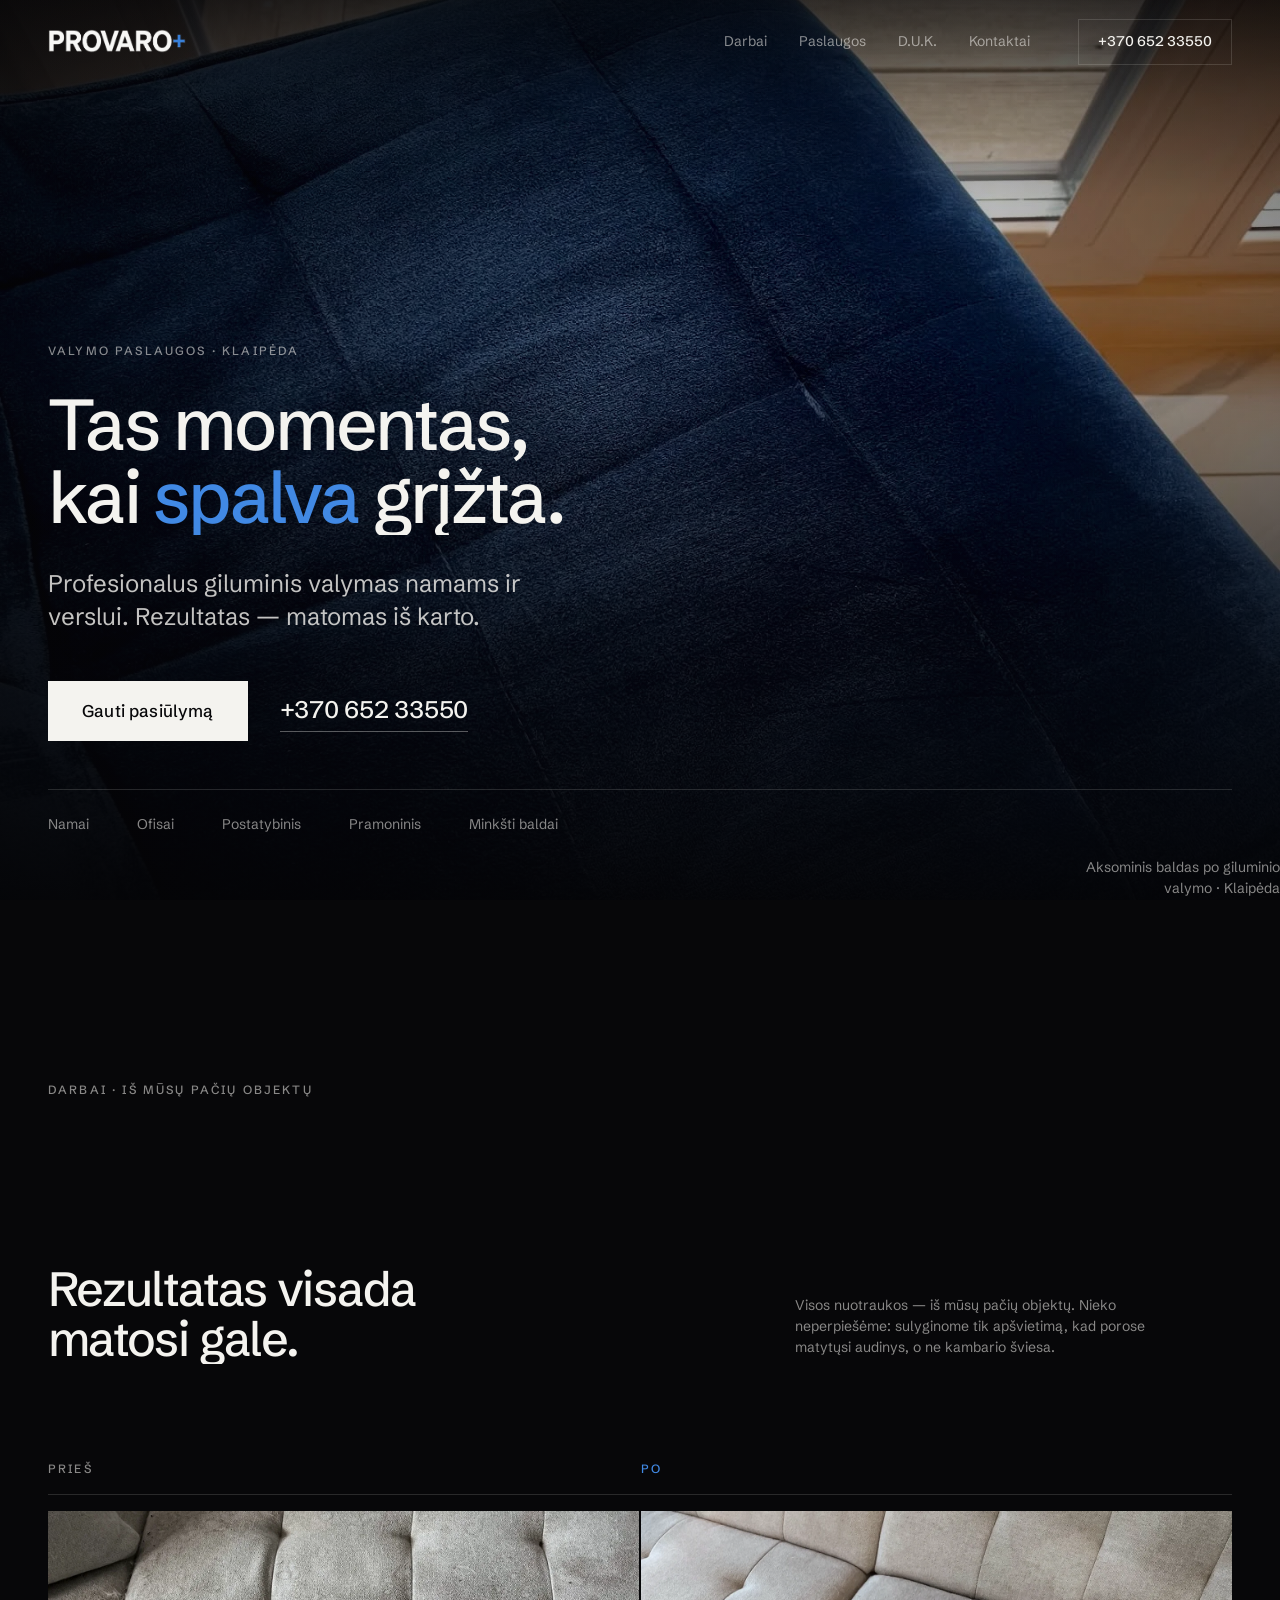
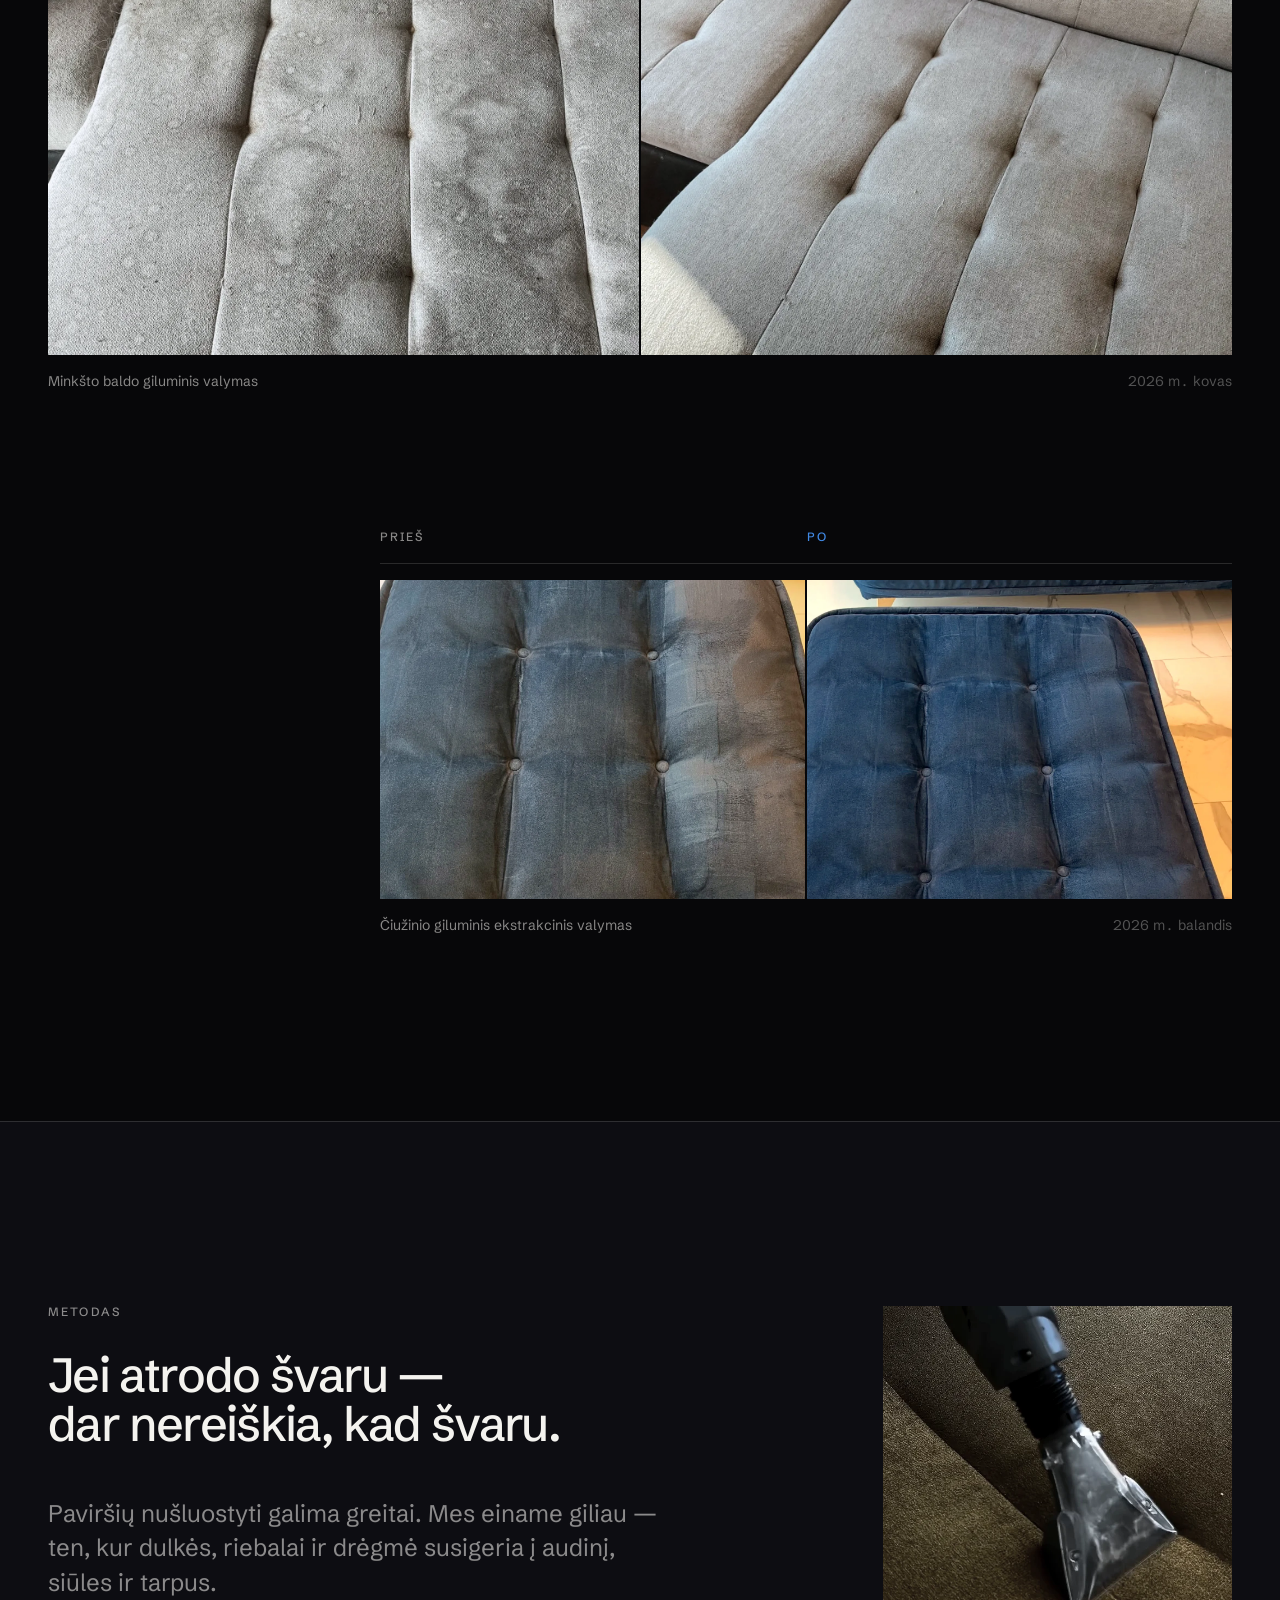
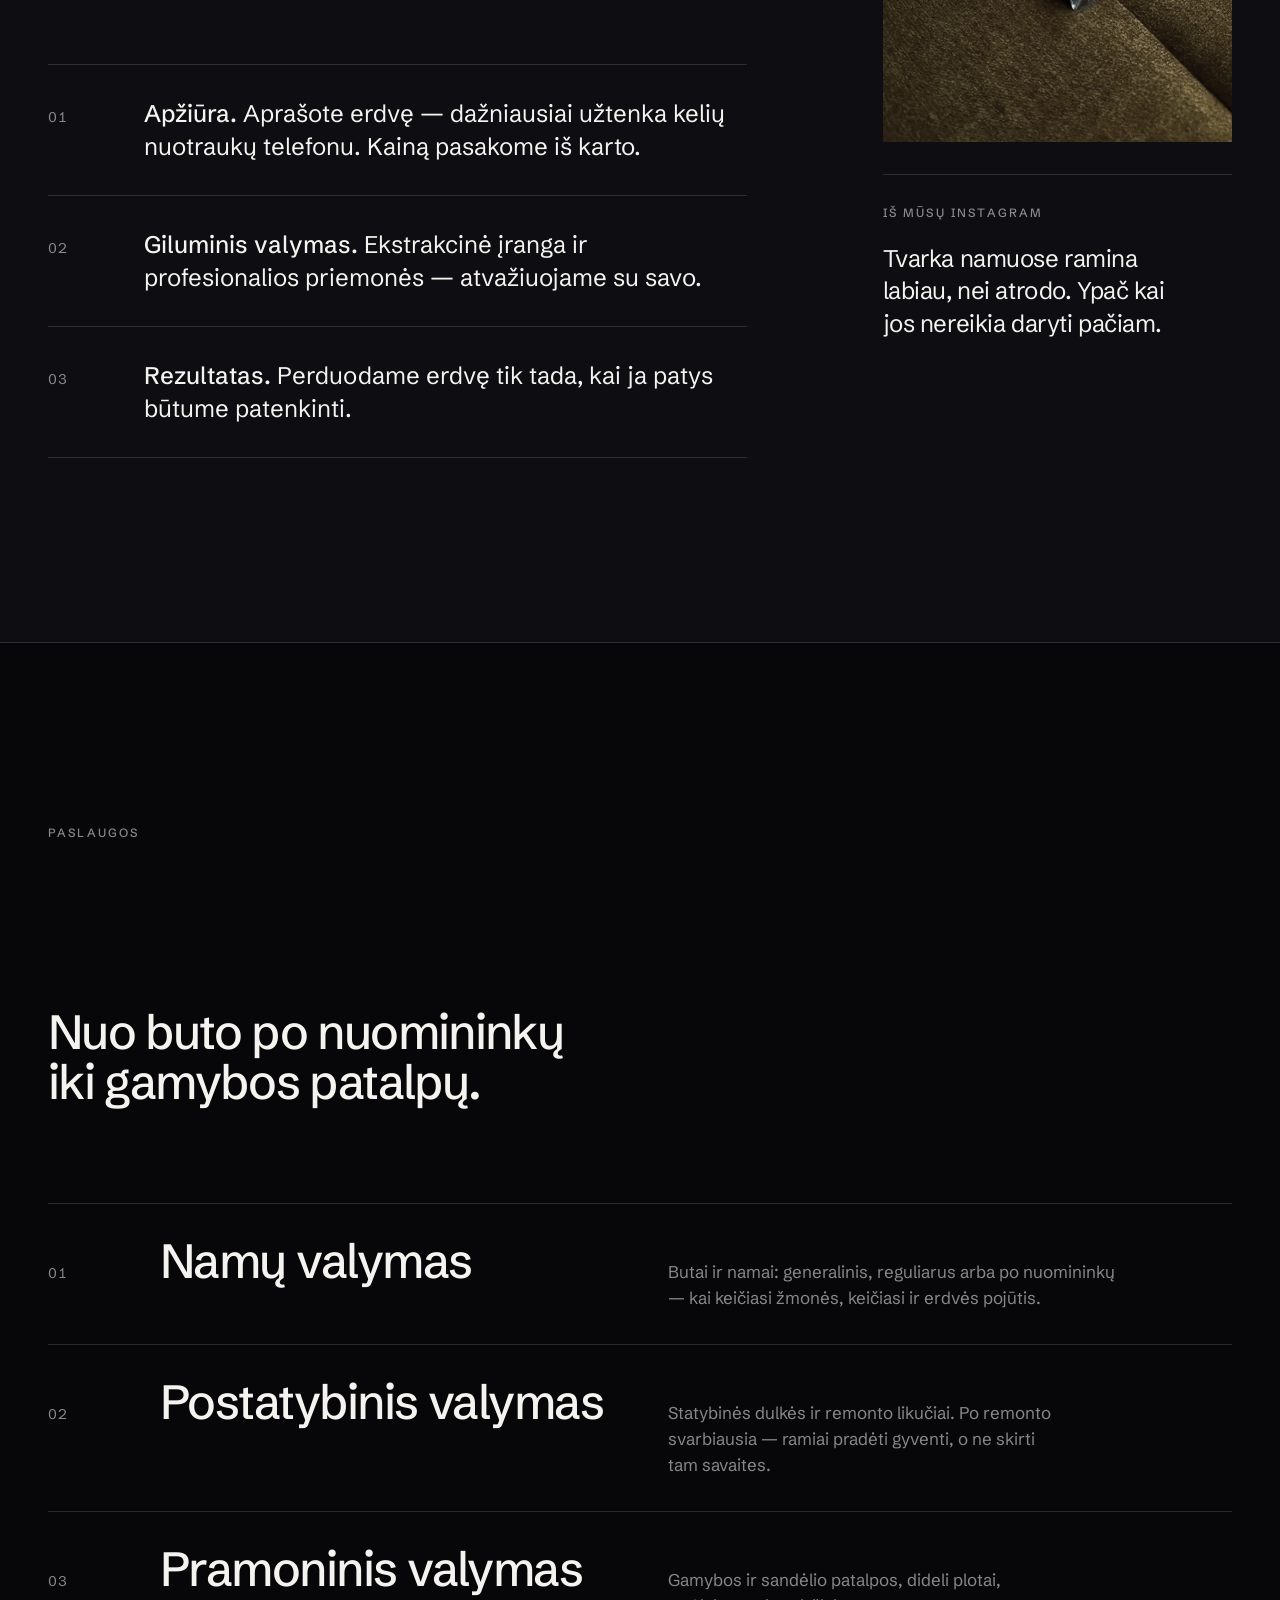
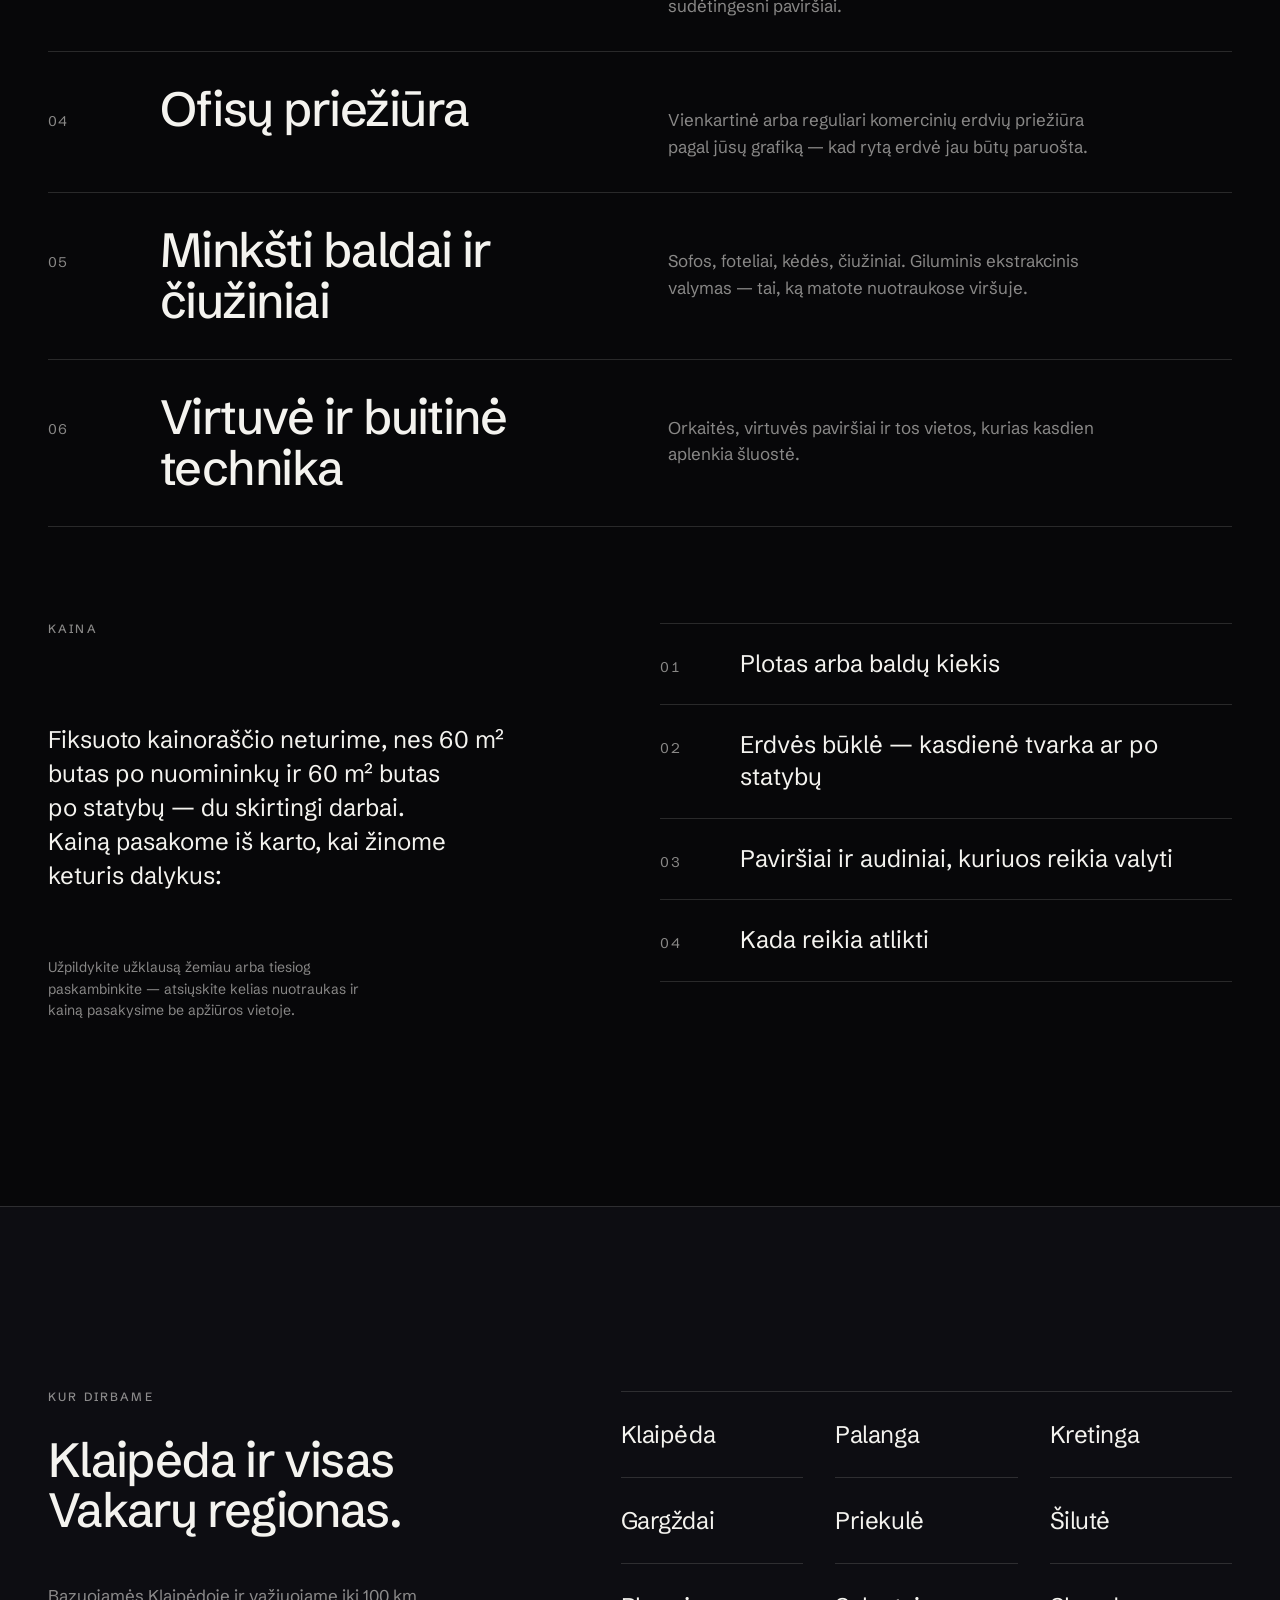
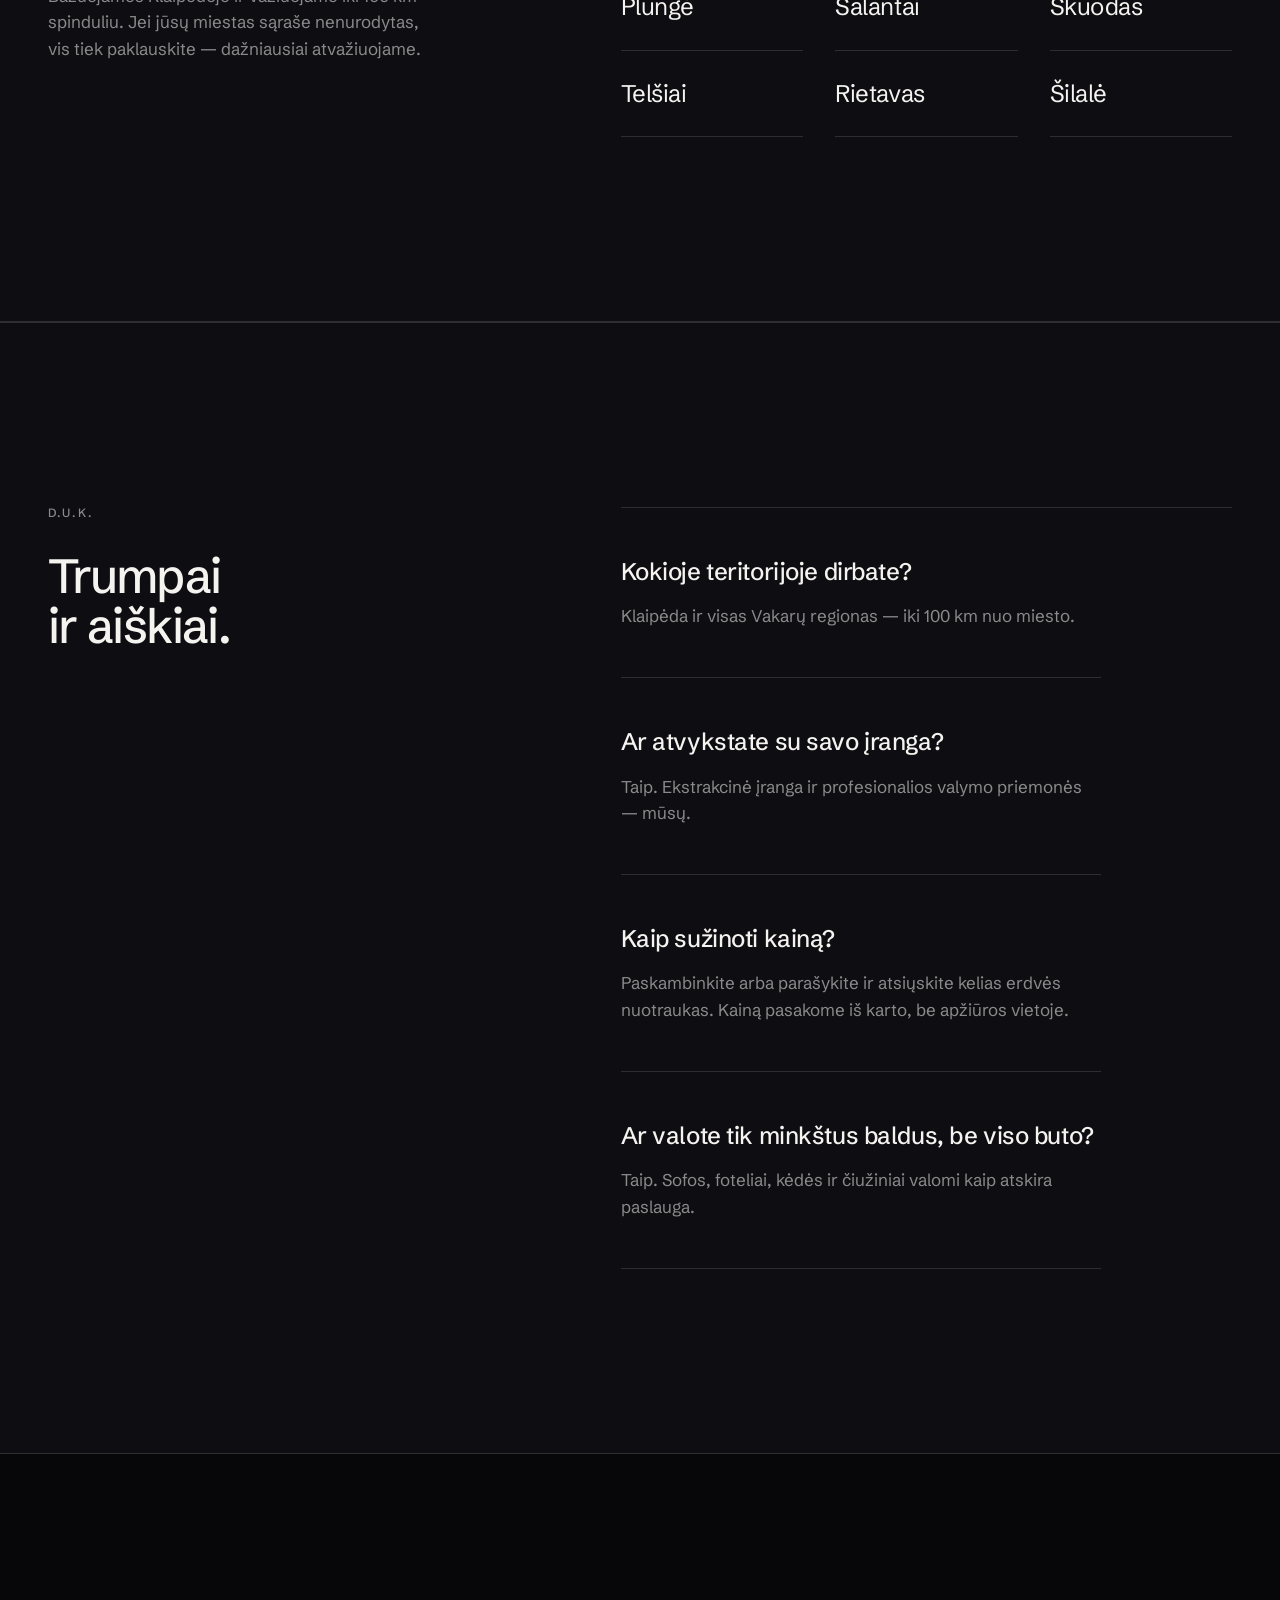
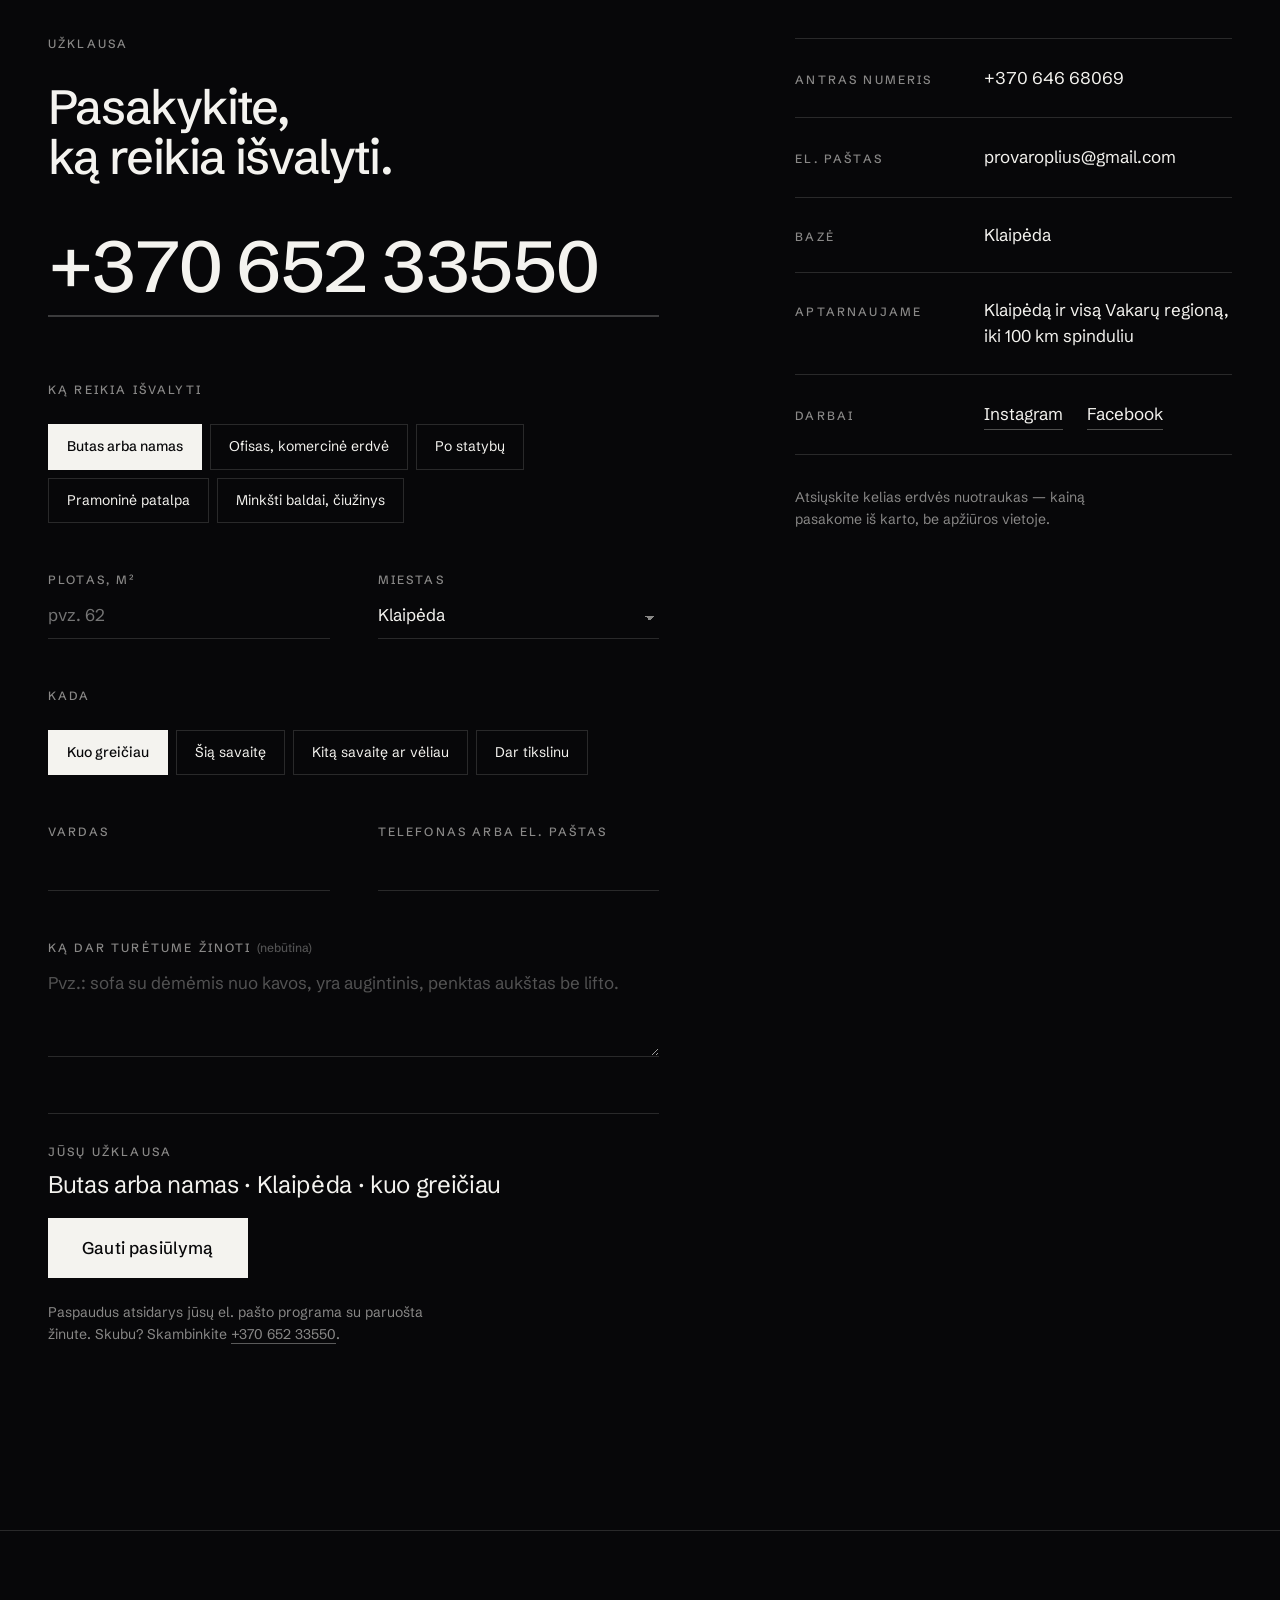
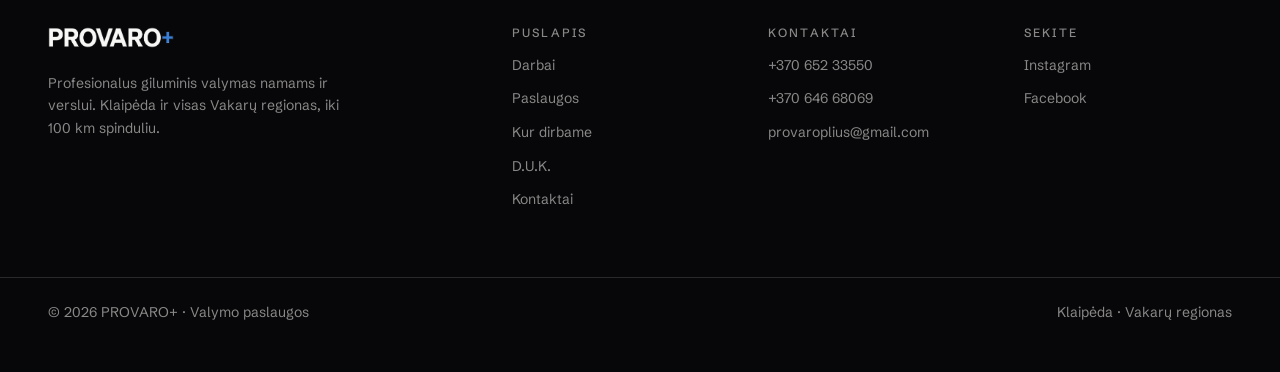
<file: index.html>
<!doctype html>
<html lang="lt">
<head>
<meta charset="utf-8">
<meta name="viewport" content="width=device-width, initial-scale=1">
<title>PROVARO+ — profesionalus valymas Klaipėdoje ir Vakarų regione</title>
<meta name="description" content="Namų, postatybinis ir pramoninis valymas, ofisų ir komercinių erdvių priežiūra. Minkštų baldų bei čiužinių giluminis valymas. Klaipėda ir visas Vakarų regionas, iki 100 km. Tel. +370 652 33550.">
<link rel="canonical" href="https://provaroplius.lt/">
<meta name="theme-color" content="#070709">
<meta property="og:type" content="website">
<meta property="og:locale" content="lt_LT">
<meta property="og:title" content="PROVARO+ — profesionalus valymas Klaipėdoje ir Vakarų regione">
<meta property="og:description" content="Namų, postatybinis ir pramoninis valymas. Minkštų baldų giluminis valymas. Klaipėda ir visas Vakarų regionas.">
<meta property="og:image" content="https://provaroplius.lt/og.jpg">
<meta name="twitter:card" content="summary_large_image">
<link rel="icon" href="/favicon.ico" sizes="any">
<link rel="icon" href="/favicon-512.png" type="image/png">
<link rel="apple-touch-icon" href="/favicon-180.png">
<link rel="preconnect" href="https://fonts.googleapis.com">
<link rel="preconnect" href="https://fonts.gstatic.com" crossorigin>
<link href="https://fonts.googleapis.com/css2?family=Schibsted+Grotesk:wght@400;500&display=swap" rel="stylesheet">
<link rel="preload" as="image" href="/assets/img/hero-full.webp" fetchpriority="high">
<link rel="stylesheet" href="/styles.css">
<script type="application/ld+json">
{
  "@context": "https://schema.org",
  "@graph": [
    {
      "@type": "HomeAndConstructionBusiness",
      "@id": "https://provaroplius.lt/#business",
      "additionalType": "https://schema.org/ProfessionalService",
      "name": "PROVARO+",
      "alternateName": "Provaro Plius",
      "description": "Profesionalios valymo paslaugos namams ir verslui: namų, postatybinis ir pramoninis valymas, ofisų priežiūra, minkštų baldų ir čiužinių giluminis valymas.",
      "url": "https://provaroplius.lt/",
      "telephone": "+37065233550",
      "email": "provaroplius@gmail.com",
      "image": "https://provaroplius.lt/og.jpg",
      "priceRange": "$$",
      "address": { "@type": "PostalAddress", "addressLocality": "Klaipėda", "addressRegion": "Klaipėdos apskritis", "addressCountry": "LT" },
      "areaServed": [
        { "@type": "GeoCircle", "geoMidpoint": { "@type": "GeoCoordinates", "latitude": 55.7033, "longitude": 21.1443 }, "geoRadius": 100000 },
        { "@type": "City", "name": "Klaipėda" }, { "@type": "City", "name": "Palanga" },
        { "@type": "City", "name": "Kretinga" }, { "@type": "City", "name": "Gargždai" },
        { "@type": "City", "name": "Priekulė" }, { "@type": "City", "name": "Šilutė" },
        { "@type": "City", "name": "Plungė" }, { "@type": "City", "name": "Salantai" },
        { "@type": "City", "name": "Skuodas" }, { "@type": "City", "name": "Telšiai" },
        { "@type": "City", "name": "Rietavas" }, { "@type": "City", "name": "Šilalė" }
      ],
      "hasOfferCatalog": {
        "@type": "OfferCatalog",
        "name": "Valymo paslaugos",
        "itemListElement": [
          { "@type": "Offer", "itemOffered": { "@type": "Service", "name": "Namų valymas", "description": "Butai ir namai: generalinis, reguliarus arba po nuomininkų." } },
          { "@type": "Offer", "itemOffered": { "@type": "Service", "name": "Postatybinis valymas", "description": "Statybinės dulkės ir remonto likučiai po remonto." } },
          { "@type": "Offer", "itemOffered": { "@type": "Service", "name": "Pramoninis valymas", "description": "Gamybos ir sandėlio patalpos, dideli plotai." } },
          { "@type": "Offer", "itemOffered": { "@type": "Service", "name": "Ofisų priežiūra", "description": "Vienkartinė arba reguliari komercinių erdvių priežiūra." } },
          { "@type": "Offer", "itemOffered": { "@type": "Service", "name": "Minkštų baldų ir čiužinių giluminis valymas", "description": "Sofos, foteliai, kėdės, čiužiniai — ekstrakcinis ir cheminis valymas." } },
          { "@type": "Offer", "itemOffered": { "@type": "Service", "name": "Virtuvės ir buitinės technikos valymas", "description": "Orkaitės ir virtuvės paviršiai." } }
        ]
      },
      "sameAs": ["https://www.facebook.com/p/Provaro-61579996461359/", "https://www.instagram.com/provaroplius/"]
    },
    {
      "@type": "FAQPage",
      "@id": "https://provaroplius.lt/#duk",
      "mainEntity": [
        { "@type": "Question", "name": "Kokioje teritorijoje dirbate?", "acceptedAnswer": { "@type": "Answer", "text": "Klaipėda ir visas Vakarų regionas — iki 100 km nuo miesto." } },
        { "@type": "Question", "name": "Ar atvykstate su savo įranga?", "acceptedAnswer": { "@type": "Answer", "text": "Taip. Ekstrakcinė įranga ir profesionalios valymo priemonės — mūsų." } },
        { "@type": "Question", "name": "Kaip sužinoti kainą?", "acceptedAnswer": { "@type": "Answer", "text": "Paskambinkite arba parašykite ir atsiųskite kelias erdvės nuotraukas. Kainą pasakome iš karto, be apžiūros vietoje." } },
        { "@type": "Question", "name": "Ar valote tik minkštus baldus, be viso buto?", "acceptedAnswer": { "@type": "Answer", "text": "Taip. Sofos, foteliai, kėdės ir čiužiniai valomi kaip atskira paslauga." } }
      ]
    }
  ]
}
</script>
</head>
<body>
<a class="skip" href="#turinys">Pereiti prie turinio</a>

<header class="nav" id="nav">
  <div class="nav__in">
    <a class="nav__logo" href="#" aria-label="PROVARO+ — į viršų">
      <img src="/assets/logo-white.png" alt="PROVARO+" width="685" height="116">
    </a>
    <nav class="nav__links" aria-label="Pagrindinis meniu">
      <a href="#darbai">Darbai</a>
      <a href="#paslaugos">Paslaugos</a>
      <a href="#duk">D.U.K.</a>
      <a href="#kontaktai">Kontaktai</a>
    </nav>
    <a class="nav__tel" href="tel:+37065233550">+370 652 33550</a>
  </div>
</header>

<main id="turinys">

  <!-- ═══ HERO — one photograph, half of it already cleaned ═══ -->
  <section class="hero" id="hero">
    <div class="hero__media">
      <picture>
        <source media="(max-width:880px)" srcset="/assets/img/hero-m.webp">
        <img class="hero__img" src="/assets/img/hero-full.webp"
           alt="Sodriai mėlynas aksominis baldas po giluminio valymo — atgauta audinio spalva ir struktūra"
             width="1440" height="1920" fetchpriority="high">
      </picture>
      <div class="hero__shade" aria-hidden="true"></div>
    </div>
    <div class="wrap hero__in">
      <p class="lbl">Valymo paslaugos · Klaipėda</p>
      <h1 class="msk" data-msk>
        <span class="ln"><span>Tas momentas,</span></span>
        <span class="ln"><span>kai <em>spalva</em> grįžta.</span></span>
      </h1>
      <p class="hero__sub">Profesionalus giluminis valymas namams ir verslui. Rezultatas — matomas iš karto.</p>
      <div class="hero__act">
        <a class="btn" href="#kontaktai">Gauti pasiūlymą</a>
        <a class="tel-inline" href="tel:+37065233550">+370 652 33550</a>
      </div>
      <p class="hero__meta">
        <span>Namai</span>
        <span>Ofisai</span>
        <span>Postatybinis</span>
        <span>Pramoninis</span>
        <span>Minkšti baldai</span>
      </p>
      <p class="hero__cap">Aksominis baldas po giluminio valymo · Klaipėda</p>
    </div>
  </section>


  <!-- ═══ PROOF ═══ -->
  <section class="sec proof" id="darbai">
    <div class="wrap">
      <div class="sec__head">
        <p class="lbl" data-rise>Darbai · iš mūsų pačių objektų</p>
        <h2 class="msk" data-msk>
          <span class="ln"><span>Rezultatas visada</span></span>
          <span class="ln"><span>matosi gale.</span></span>
        </h2>
        <p class="sec__note">Visos nuotraukos — iš mūsų pačių objektų. Nieko neperpiešėme: sulyginome tik apšvietimą, kad porose matytųsi audinys, o ne kambario šviesa.</p>
      </div>

      <figure class="dip">
        <div class="dip__bar" aria-hidden="true"><span>Prieš</span><span>Po</span></div>
        <div class="dip__pair">
          <div class="dip__half" data-bloom>
            <img src="/assets/img/sofa2-pries.webp" alt="Šviesi sofa prieš valymą — matomos dėmės ir įsigėrusi drėgmė" width="1440" height="1080" loading="lazy" decoding="async">
            <span class="dip__tag" aria-hidden="true">Prieš</span>
          </div>
          <div class="dip__half dip__half--po" data-bloom>
            <img src="/assets/img/sofa2-po.webp" alt="Ta pati sofa po giluminio valymo — audinys tolygiai šviesus, dėmių nebėra" width="1440" height="1080" loading="lazy" decoding="async">
            <span class="dip__tag" aria-hidden="true">Po</span>
          </div>
        </div>
        <figcaption><span>Minkšto baldo giluminis valymas</span><span>2026 m. kovas</span></figcaption>
      </figure>

      <figure class="dip dip--offset">
        <div class="dip__bar" aria-hidden="true"><span>Prieš</span><span>Po</span></div>
        <div class="dip__pair">
          <div class="dip__half" data-bloom>
            <img src="/assets/img/ciuzinys-pries.webp" alt="Čiužinys prieš giluminį valymą — audinys pilkas, spalva prislopusi" width="1440" height="1080" loading="lazy" decoding="async">
            <span class="dip__tag" aria-hidden="true">Prieš</span>
          </div>
          <div class="dip__half dip__half--po" data-bloom>
            <img src="/assets/img/ciuzinys-po.webp" alt="Tas pats čiužinys po giluminio valymo — audinys sodriai mėlynas" width="1440" height="1080" loading="lazy" decoding="async">
            <span class="dip__tag" aria-hidden="true">Po</span>
          </div>
        </div>
        <figcaption><span>Čiužinio giluminis ekstrakcinis valymas</span><span>2026 m. balandis</span></figcaption>
      </figure>
    </div>
  </section>

  <!-- ═══ METHOD ═══ -->
  <section class="sec method">
    <div class="wrap method__in">
      <div class="method__text">
        <p class="lbl">Metodas</p>
        <h2 data-rise>Jei atrodo švaru —<br>dar nereiškia, kad švaru.</h2>
        <p class="lead" data-rise>Paviršių nušluostyti galima greitai. Mes einame giliau — ten, kur dulkės, riebalai ir drėgmė susigeria į audinį, siūles ir tarpus.</p>
        <ol class="steps" data-rise>
          <li><span class="steps__n">01</span><span class="steps__t"><strong>Apžiūra.</strong> Aprašote erdvę — dažniausiai užtenka kelių nuotraukų telefonu. Kainą pasakome iš karto.</span></li>
          <li><span class="steps__n">02</span><span class="steps__t"><strong>Giluminis valymas.</strong> Ekstrakcinė įranga ir profesionalios priemonės — atvažiuojame su savo.</span></li>
          <li><span class="steps__n">03</span><span class="steps__t"><strong>Rezultatas.</strong> Perduodame erdvę tik tada, kai ja patys būtume patenkinti.</span></li>
        </ol>
      </div>
      <div class="method__aside">
        <figure data-bloom>
          <img src="/assets/img/antgalis.webp" alt="Ekstrakcinio valymo antgalis dirba ant minkšto baldo audinio" width="640" height="800" loading="lazy" decoding="async">
        </figure>
        <p class="lbl aside-lbl">Iš mūsų Instagram</p>
        <p class="aside-line" data-rise>Tvarka namuose ramina labiau, nei atrodo. Ypač kai jos nereikia daryti pačiam.</p>
      </div>
    </div>
  </section>

  <!-- ═══ SERVICES ═══ -->
  <section class="sec services" id="paslaugos">
    <div class="wrap">
      <div class="sec__head">
        <p class="lbl">Paslaugos</p>
        <h2 data-rise>Nuo buto po nuomininkų<br>iki gamybos patalpų.</h2>
      </div>
      <ul class="srv">
        <li data-rise><span class="srv__n">01</span><h3>Namų valymas</h3><p>Butai ir namai: generalinis, reguliarus arba po nuomininkų — kai keičiasi žmonės, keičiasi ir erdvės pojūtis.</p></li>
        <li data-rise><span class="srv__n">02</span><h3>Postatybinis valymas</h3><p>Statybinės dulkės ir remonto likučiai. Po remonto svarbiausia — ramiai pradėti gyventi, o ne skirti tam savaites.</p></li>
        <li data-rise><span class="srv__n">03</span><h3>Pramoninis valymas</h3><p>Gamybos ir sandėlio patalpos, dideli plotai, sudėtingesni paviršiai.</p></li>
        <li data-rise><span class="srv__n">04</span><h3>Ofisų priežiūra</h3><p>Vienkartinė arba reguliari komercinių erdvių priežiūra pagal jūsų grafiką — kad rytą erdvė jau būtų paruošta.</p></li>
        <li data-rise><span class="srv__n">05</span><h3>Minkšti baldai ir čiužiniai</h3><p>Sofos, foteliai, kėdės, čiužiniai. Giluminis ekstrakcinis valymas — tai, ką matote nuotraukose viršuje.</p></li>
        <li data-rise><span class="srv__n">06</span><h3>Virtuvė ir buitinė technika</h3><p>Orkaitės, virtuvės paviršiai ir tos vietos, kurias kasdien aplenkia šluostė.</p></li>
      </ul>
      <div class="price" data-rise>
        <p class="lbl">Kaina</p>
        <p class="price__lead">Fiksuoto kainoraščio neturime, nes 60&nbsp;m² butas po nuomininkų ir 60&nbsp;m² butas po statybų — du skirtingi darbai. Kainą pasakome iš karto, kai žinome keturis dalykus:</p>
        <ul class="price__list">
          <li><span>01</span>Plotas arba baldų kiekis</li>
          <li><span>02</span>Erdvės būklė — kasdienė tvarka ar po statybų</li>
          <li><span>03</span>Paviršiai ir audiniai, kuriuos reikia valyti</li>
          <li><span>04</span>Kada reikia atlikti</li>
        </ul>
        <p class="price__foot">Užpildykite užklausą žemiau arba tiesiog paskambinkite — atsiųskite kelias nuotraukas ir kainą pasakysime be apžiūros vietoje.</p>
      </div>
    </div>
  </section>

  <!-- ═══ COVERAGE ═══ -->
  <section class="sec area" id="regionas">
    <div class="wrap area__in">
      <div class="sec__head sec__head--side">
        <p class="lbl">Kur dirbame</p>
        <h2 data-rise>Klaipėda ir visas<br>Vakarų regionas.</h2>
        <p class="area__lead" data-rise>Bazuojamės Klaipėdoje ir važiuojame iki 100&nbsp;km spinduliu. Jei jūsų miestas sąraše nenurodytas, vis tiek paklauskite — dažniausiai atvažiuojame.</p>
      </div>
      <ul class="area__list" data-rise>
        <li>Klaipėda</li><li>Palanga</li><li>Kretinga</li><li>Gargždai</li>
        <li>Priekulė</li><li>Šilutė</li><li>Plungė</li><li>Salantai</li>
        <li>Skuodas</li><li>Telšiai</li><li>Rietavas</li><li>Šilalė</li>
      </ul>
    </div>
  </section>

  <!-- ═══ FAQ ═══ -->
  <section class="sec faq" id="duk">
    <div class="wrap faq__in">
      <div class="sec__head sec__head--side">
        <p class="lbl">D.U.K.</p>
        <h2 data-rise>Trumpai<br>ir aiškiai.</h2>
      </div>
      <dl class="qa" data-rise>
        <dt>Kokioje teritorijoje dirbate?</dt>
        <dd>Klaipėda ir visas Vakarų regionas — iki 100 km nuo miesto.</dd>
        <dt>Ar atvykstate su savo įranga?</dt>
        <dd>Taip. Ekstrakcinė įranga ir profesionalios valymo priemonės — mūsų.</dd>
        <dt>Kaip sužinoti kainą?</dt>
        <dd>Paskambinkite arba parašykite ir atsiųskite kelias erdvės nuotraukas. Kainą pasakome iš karto, be apžiūros vietoje.</dd>
        <dt>Ar valote tik minkštus baldus, be viso buto?</dt>
        <dd>Taip. Sofos, foteliai, kėdės ir čiužiniai valomi kaip atskira paslauga.</dd>
      </dl>
    </div>
  </section>

  <!-- ═══ CONTACT ═══ -->
  <section class="sec contact" id="kontaktai">
    <div class="wrap contact__in">
      <div class="contact__form">
        <p class="lbl">Užklausa</p>
        <h2 data-rise>Pasakykite,<br>ką reikia išvalyti.</h2>
        <a class="tel-hero" href="tel:+37065233550" data-rise>+370 652 33550</a>
        <form id="uzklausa" novalidate>
          <fieldset class="pick">
            <legend>Ką reikia išvalyti</legend>
            <div class="pick__row">
              <label><input type="radio" name="tipas" value="Butas arba namas" checked><span>Butas arba namas</span></label>
              <label><input type="radio" name="tipas" value="Ofisas arba komercinė erdvė"><span>Ofisas, komercinė erdvė</span></label>
              <label><input type="radio" name="tipas" value="Patalpos po statybų"><span>Po statybų</span></label>
              <label><input type="radio" name="tipas" value="Pramoninė patalpa"><span>Pramoninė patalpa</span></label>
              <label><input type="radio" name="tipas" value="Minkšti baldai arba čiužinys"><span>Minkšti baldai, čiužinys</span></label>
            </div>
          </fieldset>

          <div class="two">
            <div class="field">
              <label for="f-dydis"><span id="l-dydis">Plotas, m²</span></label>
              <input id="f-dydis" name="dydis" type="text" inputmode="numeric" placeholder="pvz. 62">
            </div>
            <div class="field">
              <label for="f-miestas">Miestas</label>
              <select id="f-miestas" name="miestas">
                <option>Klaipėda</option><option>Palanga</option><option>Kretinga</option>
                <option>Gargždai</option><option>Priekulė</option><option>Šilutė</option>
                <option>Plungė</option><option>Salantai</option><option>Skuodas</option>
                <option>Telšiai</option><option>Rietavas</option><option>Šilalė</option>
                <option>Kita vietovė</option>
              </select>
            </div>
          </div>

          <fieldset class="pick pick--tight">
            <legend>Kada</legend>
            <div class="pick__row">
              <label><input type="radio" name="kada" value="Kuo greičiau" checked><span>Kuo greičiau</span></label>
              <label><input type="radio" name="kada" value="Šią savaitę"><span>Šią savaitę</span></label>
              <label><input type="radio" name="kada" value="Kitą savaitę ar vėliau"><span>Kitą savaitę ar vėliau</span></label>
              <label><input type="radio" name="kada" value="Dar tikslinu"><span>Dar tikslinu</span></label>
            </div>
          </fieldset>

          <div class="two">
            <div class="field">
              <label for="f-vardas">Vardas</label>
              <input id="f-vardas" name="vardas" type="text" autocomplete="name" required>
              <p class="err" id="e-vardas" hidden>Įrašykite vardą, kad žinotume, kaip kreiptis.</p>
            </div>
            <div class="field">
              <label for="f-kont">Telefonas arba el. paštas</label>
              <input id="f-kont" name="kontaktas" type="text" inputmode="tel" autocomplete="tel" required>
              <p class="err" id="e-kont" hidden>Palikite numerį arba el. paštą — kitaip negalėsime atsakyti.</p>
            </div>
          </div>

          <div class="field">
            <label for="f-zinute">Ką dar turėtume žinoti <em>(nebūtina)</em></label>
            <textarea id="f-zinute" name="zinute" rows="3" placeholder="Pvz.: sofa su dėmėmis nuo kavos, yra augintinis, penktas aukštas be lifto."></textarea>
          </div>

          <div class="summary" aria-live="polite">
            <p class="lbl">Jūsų užklausa</p>
            <p class="summary__t" id="summary-t"></p>
          </div>

          <button class="btn" type="submit">Gauti pasiūlymą</button>
          <p class="fineprint">Paspaudus atsidarys jūsų el. pašto programa su paruošta žinute. Skubu? Skambinkite <a href="tel:+37065233550">+370 652 33550</a>.</p>
        </form>

        <div class="sent" id="sent" hidden tabindex="-1">
          <p class="lbl">Paruošta</p>
          <p class="sent__t">Žinutė suformuota ir atidaryta jūsų el. pašto programoje. Jei ji neatsidarė, nukopijuokite tekstą arba tiesiog paskambinkite.</p>
          <pre id="sent-body"></pre>
          <div class="sent__act">
            <button class="btn btn--ghost" type="button" id="copy">Kopijuoti tekstą</button>
            <a class="btn" href="tel:+37065233550">Skambinti</a>
          </div>
        </div>
      </div>

      <div class="contact__info">
        <dl class="rows" data-rise>
          <div><dt>Antras numeris</dt><dd><a href="tel:+37064668069">+370 646 68069</a></dd></div>
          <div><dt>El. paštas</dt><dd><a href="mailto:provaroplius@gmail.com">provaroplius@gmail.com</a></dd></div>
          <div><dt>Bazė</dt><dd>Klaipėda</dd></div>
          <div><dt>Aptarnaujame</dt><dd>Klaipėdą ir visą Vakarų regioną,<br>iki 100&nbsp;km spinduliu</dd></div>
          <div><dt>Darbai</dt><dd class="social">
            <a href="https://www.instagram.com/provaroplius/" target="_blank" rel="noopener">Instagram</a>
            <a href="https://www.facebook.com/p/Provaro-61579996461359/" target="_blank" rel="noopener">Facebook</a>
          </dd></div>
        </dl>
        <p class="contact__note" data-rise>Atsiųskite kelias erdvės nuotraukas — kainą pasakome iš karto, be apžiūros vietoje.</p>
      </div>
    </div>
  </section>
</main>

<footer class="foot">
  <div class="wrap foot__in">
    <div class="foot__brand">
      <img class="foot__logo" src="/assets/logo-white.png" alt="PROVARO+" width="685" height="116" loading="lazy">
      <p>Profesionalus giluminis valymas namams ir verslui. Klaipėda ir visas Vakarų regionas, iki 100&nbsp;km spinduliu.</p>
    </div>
    <nav class="foot__col" aria-label="Puslapio nuorodos">
      <p class="lbl">Puslapis</p>
      <a href="#darbai">Darbai</a>
      <a href="#paslaugos">Paslaugos</a>
      <a href="#regionas">Kur dirbame</a>
      <a href="#duk">D.U.K.</a>
      <a href="#kontaktai">Kontaktai</a>
    </nav>
    <div class="foot__col">
      <p class="lbl">Kontaktai</p>
      <a href="tel:+37065233550">+370 652 33550</a>
      <a href="tel:+37064668069">+370 646 68069</a>
      <a href="mailto:provaroplius@gmail.com">provaroplius@gmail.com</a>
    </div>
    <div class="foot__col">
      <p class="lbl">Sekite</p>
      <a href="https://www.instagram.com/provaroplius/" target="_blank" rel="noopener">Instagram</a>
      <a href="https://www.facebook.com/p/Provaro-61579996461359/" target="_blank" rel="noopener">Facebook</a>
    </div>
  </div>
  <div class="wrap foot__bar">
    <p>© 2026 PROVARO+ · Valymo paslaugos</p>
    <p>Klaipėda · Vakarų regionas</p>
  </div>
</footer>

<div class="callbar" id="callbar" aria-hidden="true">
  <a href="tel:+37065233550">Skambinti · +370 652 33550</a>
</div>

<script src="/app.js" defer></script>
</body>
</html>
</file>
<file: styles.css>
/* ══════════════════════════════════════════════════════════
   PROVARO+ — Klaipėda
   Luxurious black. One typeface, 6 sizes, 1 accent.
   Motion: deep and unhurried — 2 curves, choreographed reveals,
   photography-led; the work carries the page.
   ══════════════════════════════════════════════════════════ */

:root{
  --black:#070709;
  --surface:#0D0D12;
  --paper:#F4F3EF;
  --dim:rgba(244,243,239,.55);
  --faint:rgba(244,243,239,.32);
  --accent:#4189E4;
  --line:rgba(244,243,239,.14);

  --t1:72px; --t2:48px; --t3:24px; --t4:17px; --t5:14px; --t6:12px;

  --s2:16px; --s3:24px; --s4:32px; --s5:48px;
  --s6:64px; --s7:96px; --s8:136px; --s9:184px;

  --e1:cubic-bezier(.16,1,.30,1);      /* precise settle   */
  --e2:cubic-bezier(.76,0,.24,1);      /* weighted sweep   */
  --d0:100ms; --d1:150ms; --d2:420ms; --d3:820ms; --d4:1150ms;

  --gut:48px;
  --nav-h:84px;
}

*,*::before,*::after{box-sizing:border-box}
html{-webkit-text-size-adjust:100%;scroll-behavior:smooth;overflow-x:clip;background:var(--black)}
body{
  margin:0;background:var(--black);color:var(--paper);
  font-family:"Schibsted Grotesk",system-ui,-apple-system,"Segoe UI",sans-serif;
  font-size:var(--t4);line-height:1.55;font-weight:400;
  font-feature-settings:"kern" 1,"liga" 1;
  -webkit-font-smoothing:antialiased;-moz-osx-font-smoothing:grayscale;
  overflow-x:clip;
}
img{display:block;max-width:100%;height:auto;border-radius:0}
h1,h2,h3,p,ul,ol,dl,dd,figure,blockquote{margin:0;padding:0}
ul,ol{list-style:none}
a{color:inherit;text-decoration:none}
button,input,textarea,select{font:inherit;color:inherit}
::selection{background:var(--accent);color:#fff}
:focus-visible{outline:2px solid var(--accent);outline-offset:3px}

.wrap{max-width:1400px;margin:0 auto;padding-inline:var(--gut)}
.skip{position:absolute;left:-9999px;top:0;background:var(--paper);color:var(--black);padding:12px 18px;z-index:200}
.skip:focus{left:12px;top:12px}

/* ── type ─────────────────────────────────────────────── */
h1{font-size:var(--t1);line-height:1.01;letter-spacing:-.038em;font-weight:500;text-wrap:balance}
h2{font-size:var(--t2);line-height:1.04;letter-spacing:-.034em;font-weight:500;text-wrap:balance}
h3{font-size:var(--t3);line-height:1.22;letter-spacing:-.02em;font-weight:500}
p{text-wrap:pretty}
em{font-style:normal;color:var(--accent)}

.lbl{font-size:var(--t6);line-height:1;letter-spacing:.18em;text-transform:uppercase;
  font-weight:500;color:var(--dim)}
.lead{font-size:var(--t3);line-height:1.42;max-width:42ch;color:var(--dim)}
.note{font-size:var(--t5);line-height:1.5;color:var(--dim);max-width:52ch}

.sec{padding-block:var(--s9)}
[id]{scroll-margin-top:calc(var(--nav-h) + var(--s4))}
.sec__head{margin-bottom:var(--s7);display:grid;grid-template-columns:minmax(0,7fr) minmax(0,5fr);
  gap:var(--s8);align-items:end}
.sec__head .lbl,.sec__head h2{grid-column:1}
.sec__note{grid-column:2;font-size:var(--t5);line-height:1.5;color:var(--dim);max-width:44ch;padding-bottom:6px}
.sec__head .lbl{margin-bottom:var(--s4);align-self:start}

/* masked line reveals — built in markup, gated by html.js */
.ln{display:block;overflow:hidden}
.ln>span{display:block}
html.js .msk .ln>span{transform:translateY(115%)}
html.js .msk.is-in .ln>span{transform:none;transition:transform var(--d3) var(--e2)}
html.js .msk.is-in .ln:nth-child(2)>span{transition-delay:90ms}
html.js .msk.is-in .ln:nth-child(3)>span{transition-delay:180ms}

/* generic rise */
html.js [data-rise]{opacity:0;transform:translateY(18px)}
html.js [data-rise].is-in{opacity:1;transform:none;
  transition:opacity var(--d2) linear,transform var(--d3) var(--e1)}

/* image bloom — slow scale-settle from dark */
html.js [data-bloom]{opacity:0;transform:scale(1.045)}
html.js [data-bloom].is-in{opacity:1;transform:none;
  transition:opacity 700ms linear,transform 1200ms var(--e1)}

/* ── nav ──────────────────────────────────────────────── */
.nav{position:fixed;inset:0 0 auto 0;z-index:100;
  background:transparent;border-bottom:1px solid transparent;
  transition:background var(--d2) var(--e1),border-color var(--d2) var(--e1)}
.nav.is-stuck{background:rgba(7,7,9,.88);border-bottom-color:var(--line);
  -webkit-backdrop-filter:blur(12px);backdrop-filter:blur(12px)}
.nav__in{max-width:1400px;margin:0 auto;padding-inline:var(--gut);
  height:var(--nav-h);display:flex;align-items:center;gap:var(--s5)}
.nav__logo{display:flex;align-items:center;width:138px;min-height:44px;flex:none;margin-top:-2px}
.nav__logo img{width:100%;height:auto}
.nav__links{display:flex;gap:var(--s4);margin-left:auto;font-size:var(--t5);color:var(--dim)}
.nav__links a{position:relative;padding-block:6px}
.nav__links a::after{content:"";position:absolute;left:0;right:0;bottom:0;height:1px;background:currentColor;
  transform:scaleX(0);transform-origin:left;transition:transform 300ms var(--e1)}
.nav__links a:hover,.nav__links a.is-here{color:var(--paper)}
.nav__links a:hover::after,.nav__links a.is-here::after{transform:scaleX(1)}
.nav__tel{font-size:var(--t5);font-weight:500;color:var(--paper);background:transparent;
  border:1px solid var(--line);padding:11px 19px;font-variant-numeric:tabular-nums;
  transition:background var(--d1) var(--e1),color var(--d1) var(--e1),border-color var(--d1) var(--e1),transform var(--d0) var(--e1)}
.nav__tel:hover{background:var(--paper);color:var(--black);border-color:var(--paper)}
.nav__tel:active{transform:scale(.98)}

/* ── hero ─────────────────────────────────────────────── */
.hero{position:relative;min-height:100svh;display:flex;align-items:flex-end;overflow:hidden;background:var(--black)}
.hero__media{position:absolute;inset:0}
html.js .hero__media{clip-path:inset(0 100% 0 0)}
html.js .hero.is-loaded .hero__media{clip-path:inset(0 0 0 0);transition:clip-path 1300ms var(--e2) 150ms}
.hero__img{position:absolute;inset:0;width:100%;height:100%;object-fit:cover;object-position:42% 52%}
.hero__shade{position:absolute;inset:0;background:
  linear-gradient(to top, rgba(4,4,6,.95) 0%, rgba(4,4,6,.66) 28%, rgba(4,4,6,.12) 62%, rgba(4,4,6,.30) 100%),
  linear-gradient(to right, rgba(4,4,6,.74) 0%, rgba(4,4,6,.20) 46%, rgba(4,4,6,.10) 78%, rgba(4,4,6,.34) 100%),
  linear-gradient(to bottom, rgba(4,4,6,.70) 0%, rgba(4,4,6,.26) 11%, rgba(4,4,6,0) 22%)}

.hero__in{position:relative;width:100%;padding-bottom:var(--s6)}
.hero .lbl{display:inline-block;margin-bottom:var(--s4)}
html.js .hero .lbl,html.js .hero__sub,html.js .hero__act,html.js .hero__meta{opacity:0;transform:translateY(18px)}
html.js .hero.is-loaded .lbl,
html.js .hero.is-loaded .hero__sub,
html.js .hero.is-loaded .hero__act,
html.js .hero.is-loaded .hero__meta{opacity:1;transform:none;
  transition:opacity var(--d2) linear,transform var(--d3) var(--e1)}
html.js .hero.is-loaded .hero__sub{transition-delay:560ms}
html.js .hero.is-loaded .hero__act{transition-delay:680ms}
html.js .hero.is-loaded .hero__meta{transition-delay:800ms}
html.js .hero.is-loaded .hero__in>.lbl{transition-delay:340ms}
html.js .hero .msk.is-in .ln:nth-child(1)>span{transition-delay:420ms}
html.js .hero .msk.is-in .ln:nth-child(2)>span{transition-delay:540ms}

.hero h1{max-width:14ch;margin-bottom:var(--s4)}
.hero__sub{font-size:var(--t3);line-height:1.38;max-width:34ch;color:rgba(244,243,239,.8);margin-bottom:var(--s5)}
.hero__act{display:flex;align-items:center;gap:var(--s4);flex-wrap:wrap}
.hero__meta{margin-top:var(--s5);padding-top:var(--s3);border-top:1px solid var(--line);
  display:flex;gap:var(--s4) var(--s5);font-size:var(--t5);color:var(--dim);flex-wrap:wrap}
.hero__cap{position:absolute;right:0;bottom:0;font-size:var(--t5);color:var(--dim);text-align:right;max-width:24ch}
.hero__in{position:relative}

.btn{display:inline-block;font-size:var(--t4);font-weight:500;letter-spacing:.01em;
  padding:17px 34px;background:var(--paper);color:var(--black);border:0;cursor:pointer;border-radius:0;
  transition:opacity var(--d1) var(--e1),transform var(--d0) var(--e1)}
.btn:hover{opacity:.85}
.btn:active{transform:scale(.98)}
.btn--ghost{background:transparent;color:var(--paper);border:1px solid var(--line)}
.btn--ghost:hover{opacity:1;border-color:var(--paper)}

.tel-inline{font-size:var(--t3);font-weight:500;letter-spacing:-.01em;
  font-variant-numeric:tabular-nums;position:relative;padding-bottom:4px}
.tel-inline::after{content:"";position:absolute;left:0;right:0;bottom:0;height:1px;
  background:rgba(244,243,239,.35);transition:background var(--d1) var(--e1)}
.tel-inline:hover::after{background:var(--paper)}

/* ── proof pairs ──────────────────────────────────────── */
.dip{margin-bottom:var(--s8)}
.dip:last-of-type{margin-bottom:0}
.dip__bar{display:grid;grid-template-columns:1fr 1fr;gap:2px;
  padding-bottom:var(--s2);margin-bottom:var(--s2);border-bottom:1px solid var(--line);
  font-size:var(--t6);letter-spacing:.18em;text-transform:uppercase;font-weight:500;color:var(--dim)}
.dip__bar span:last-child{color:var(--accent)}
.dip__pair{display:grid;grid-template-columns:1fr 1fr;gap:2px}
.dip__half{position:relative;overflow:hidden}
.dip__half img{width:100%;transition:transform 800ms var(--e1)}
.dip__half:hover img{transform:scale(1.03)}
.dip__tag{position:absolute;top:0;left:0;background:rgba(7,7,9,.85);color:var(--paper);
  padding:11px 18px;font-size:var(--t6);letter-spacing:.18em;text-transform:uppercase;font-weight:500;
  display:none}
.dip__half--po .dip__tag{color:var(--accent)}
.dip figcaption{margin-top:var(--s2);font-size:var(--t5);color:var(--dim);
  display:flex;justify-content:space-between;gap:var(--s4)}
.dip figcaption span+span{color:var(--faint);font-variant-numeric:tabular-nums}


/* ── offset second pair ───────────────────────────────── */
.dip--offset{max-width:72%;margin-left:auto}

/* ── price factors ────────────────────────────────────── */
.price{margin-top:var(--s7);display:grid;grid-template-columns:minmax(0,5fr) minmax(0,6fr);
  gap:var(--s6) var(--s8);align-items:start}
.price .lbl{grid-column:1;margin-bottom:var(--s3)}
.price__lead{grid-column:1;grid-row:2;font-size:var(--t3);line-height:1.42;max-width:36ch}
.price__list{grid-column:2;grid-row:1/4;border-top:1px solid var(--line)}
.price__list li{display:grid;grid-template-columns:56px 1fr;gap:var(--s3);align-items:baseline;
  padding-block:var(--s3);border-bottom:1px solid var(--line);font-size:var(--t3);line-height:1.35}
.price__list span{font-size:var(--t5);color:var(--dim);font-variant-numeric:tabular-nums;letter-spacing:.1em}
.price__foot{grid-column:1;grid-row:3;font-size:var(--t5);line-height:1.55;color:var(--dim);max-width:36ch}

/* ── coverage ─────────────────────────────────────────── */
.area{background:var(--surface);border-block:1px solid var(--line)}
.area__in{display:grid;grid-template-columns:minmax(0,5fr) minmax(0,7fr);gap:var(--s8)}
.area__lead{margin-top:var(--s5);font-size:var(--t4);line-height:1.55;color:var(--dim);max-width:38ch}
.area__list{display:grid;grid-template-columns:repeat(3,1fr);gap:0 var(--s4);
  border-top:1px solid var(--line)}
.area__list li{padding-block:var(--s3);border-bottom:1px solid var(--line);
  font-size:var(--t3);letter-spacing:-.018em}

/* ── structured inquiry ───────────────────────────────── */
.pick{border:0;padding:0;margin:0 0 var(--s5)}
.pick legend{display:block;padding:0;font-size:var(--t6);letter-spacing:.18em;
  text-transform:uppercase;font-weight:500;color:var(--dim);margin-bottom:var(--s3)}
.pick--tight{margin-bottom:var(--s5)}
.pick__row{display:flex;flex-wrap:wrap;gap:8px}
.pick__row label{position:relative;cursor:pointer}
.pick__row input{position:absolute;opacity:0;width:0;height:0}
.pick__row span{display:block;padding:11px 18px;border:1px solid var(--line);font-size:var(--t5);
  transition:border-color var(--d1) var(--e1),background var(--d1) var(--e1),color var(--d1) var(--e1)}
.pick__row label:hover span{border-color:rgba(244,243,239,.4)}
.pick__row input:checked+span{background:var(--paper);border-color:var(--paper);color:var(--black);font-weight:500}
.pick__row input:focus-visible+span{outline:2px solid var(--accent);outline-offset:2px}

.two{display:grid;grid-template-columns:1fr 1fr;gap:var(--s5)}
.field label em{font-style:normal;text-transform:none;letter-spacing:0;color:var(--faint)}
.field select{width:100%;background:transparent;border:0;border-bottom:1px solid var(--line);
  padding:6px 0 10px;font-size:var(--t4);color:var(--paper);border-radius:0;
  appearance:none;-webkit-appearance:none;cursor:pointer;
  background-image:linear-gradient(45deg,transparent 50%,rgba(244,243,239,.55) 50%),
                   linear-gradient(135deg,rgba(244,243,239,.55) 50%,transparent 50%);
  background-position:calc(100% - 9px) 55%,calc(100% - 4px) 55%;
  background-size:5px 5px,5px 5px;background-repeat:no-repeat;
  transition:border-color var(--d1) var(--e1)}
.field select:focus{outline:0;border-bottom-color:var(--accent)}
.field select option{background:var(--black);color:var(--paper)}

.summary{margin-top:var(--s5);padding-top:var(--s4);border-top:1px solid var(--line)}
.summary .lbl{margin-bottom:10px}
.summary__t{font-size:var(--t3);line-height:1.42;letter-spacing:-.014em;max-width:44ch}

/* ── method ───────────────────────────────────────────── */
.method{background:var(--surface);border-block:1px solid var(--line)}
.method__in{display:grid;grid-template-columns:minmax(0,8fr) minmax(0,4fr);gap:var(--s8)}
.method h2{margin-block:var(--s4) var(--s5)}
.steps{margin-top:var(--s6);border-top:1px solid var(--line)}
.steps li{display:grid;grid-template-columns:72px 1fr;gap:var(--s3);
  padding-block:var(--s4);border-bottom:1px solid var(--line);align-items:baseline}
.steps__n{font-size:var(--t5);color:var(--dim);font-variant-numeric:tabular-nums;letter-spacing:.1em}
.steps__t{max-width:52ch;font-size:var(--t3);line-height:1.38}
.steps strong{font-weight:500}
.method__aside{position:relative}
.method__aside figure{overflow:hidden}
.method__aside img{width:100%}
.method__aside figure{max-width:360px}
.aside-lbl{margin-top:var(--s4);padding-top:var(--s4);border-top:1px solid var(--line);max-width:360px}
.aside-line{margin-top:var(--s3);max-width:360px;font-size:var(--t3);line-height:1.34;
  letter-spacing:-.018em;text-wrap:balance}

/* ── services ─────────────────────────────────────────── */
.srv{border-top:1px solid var(--line)}
.srv li{display:grid;grid-template-columns:64px minmax(0,460px) minmax(0,1fr);gap:var(--s5);
  padding-block:var(--s4);border-bottom:1px solid var(--line);align-items:baseline;
  transition:background var(--d2) var(--e1)}
.srv li:hover{background:rgba(244,243,239,.025)}
.srv__n{font-size:var(--t5);color:var(--dim);font-variant-numeric:tabular-nums;letter-spacing:.1em;
  transition:color var(--d1) var(--e1)}
.srv li:hover .srv__n{color:var(--accent)}
.srv h3{font-size:var(--t2);line-height:1.06;letter-spacing:-.032em;font-weight:500}
.srv p{color:var(--dim);max-width:46ch;font-size:var(--t4)}
.services .note{margin-top:var(--s5)}

/* ── faq ──────────────────────────────────────────────── */
.faq{background:var(--surface);border-block:1px solid var(--line)}
.faq__in{display:grid;grid-template-columns:minmax(0,5fr) minmax(0,7fr);gap:var(--s8)}
.sec__head--side{margin-bottom:0;display:block}
.qa{border-top:1px solid var(--line)}
.qa dt{padding-top:var(--s5);font-size:var(--t3);line-height:1.3;letter-spacing:-.018em;font-weight:500}
.qa dd{padding-bottom:var(--s5);margin-top:var(--s2);color:var(--dim);
  border-bottom:1px solid var(--line);max-width:48ch}

/* ── contact ──────────────────────────────────────────── */
.contact__in{display:grid;grid-template-columns:minmax(0,7fr) minmax(0,5fr);gap:var(--s8)}
.contact h2{margin-block:var(--s4) var(--s5)}
.tel-hero{display:block;font-size:var(--t1);line-height:1.02;letter-spacing:-.035em;font-weight:500;
  font-variant-numeric:tabular-nums;margin-bottom:var(--s6);position:relative;padding-bottom:14px;white-space:nowrap}
.tel-hero::after{content:"";position:absolute;left:0;right:0;bottom:0;height:2px;
  background:rgba(244,243,239,.22);transition:background var(--d1) var(--e1)}
.tel-hero:hover::after{background:var(--paper)}

.field{margin-bottom:var(--s5)}
.field label{display:block;font-size:var(--t6);letter-spacing:.18em;text-transform:uppercase;
  font-weight:500;color:var(--dim);margin-bottom:6px}
.field input,.field textarea{
  width:100%;background:transparent;border:0;border-bottom:1px solid var(--line);
  padding:6px 0 10px;font-size:var(--t4);color:var(--paper);border-radius:0;resize:vertical;
  transition:border-color var(--d1) var(--e1)}
.field textarea{font-size:var(--t4);line-height:1.5}
.field textarea::placeholder{color:var(--faint)}
.field input:focus,.field textarea:focus{outline:0;border-bottom-color:var(--accent)}
.field.is-bad input,.field.is-bad textarea{border-bottom-color:#E0664F}
.err{margin-top:8px;font-size:var(--t5);color:#E0664F}
.fineprint{margin-top:var(--s3);font-size:var(--t5);color:var(--dim);max-width:46ch}
.fineprint a{border-bottom:1px solid rgba(244,243,239,.35)}
.contact form .btn{margin-top:var(--s2)}

.sent{border-top:1px solid var(--line);padding-top:var(--s4);margin-top:var(--s4)}
.sent .lbl{color:var(--accent)}
.sent__t{margin-top:var(--s2);font-size:var(--t5);color:var(--dim);max-width:46ch}
.sent pre{margin:var(--s3) 0 0;padding:var(--s3);border:1px solid var(--line);
  font-family:inherit;font-size:var(--t5);line-height:1.6;white-space:pre-wrap;
  color:var(--paper);max-height:220px;overflow:auto}
.sent__act{display:flex;gap:var(--s2);margin-top:var(--s3);flex-wrap:wrap}

.rows{border-top:1px solid var(--line)}
.rows>div{display:grid;grid-template-columns:minmax(0,1fr) minmax(0,1.5fr);gap:var(--s3);
  padding-block:var(--s3);border-bottom:1px solid var(--line);align-items:baseline}
.rows dt{font-size:var(--t6);letter-spacing:.18em;text-transform:uppercase;font-weight:500;color:var(--dim)}
.rows dd{font-size:var(--t4)}
.rows a[href^="tel"]{font-variant-numeric:tabular-nums}
.rows a{position:relative;display:inline-block;padding-block:2px}
.rows a::after{content:"";position:absolute;left:0;right:0;bottom:-3px;height:1px;background:currentColor;
  transform:scaleX(0);transform-origin:left;transition:transform 300ms var(--e1)}
.rows a:hover::after{transform:scaleX(1)}
.contact__note{margin-top:var(--s4);font-size:var(--t5);line-height:1.55;color:var(--dim);max-width:34ch}
.social{display:flex;gap:var(--s3);flex-wrap:wrap}
.social a{border-bottom:1px solid rgba(244,243,239,.3)}
.social a:hover{color:var(--paper);border-bottom-color:var(--paper)}

/* ── footer ───────────────────────────────────────────── */
.foot{border-top:1px solid var(--line);color:var(--dim)}
.foot__in{display:grid;grid-template-columns:minmax(0,4fr) repeat(3,minmax(0,2fr));
  gap:var(--s6) var(--s5);padding-block:var(--s7) var(--s6)}
.foot__brand p{margin-top:var(--s3);font-size:var(--t5);line-height:1.6;max-width:34ch}
.foot__logo{width:126px;height:auto}
.foot__col{display:flex;flex-direction:column;align-items:flex-start;gap:10px}
.foot__col .lbl{margin-bottom:6px}
.foot__col a{font-size:var(--t5);position:relative;padding-bottom:2px}
.foot__col a::after{content:"";position:absolute;left:0;right:0;bottom:0;height:1px;background:currentColor;
  transform:scaleX(0);transform-origin:left;transition:transform 300ms var(--e1)}
.foot__col a:hover{color:var(--paper)}
.foot__col a:hover::after{transform:scaleX(1)}
.foot__bar{display:flex;justify-content:space-between;gap:var(--s4);flex-wrap:wrap;
  padding-block:var(--s3) var(--s5);border-top:1px solid var(--line);font-size:var(--t5)}

/* ── sticky call bar (phones) ─────────────────────────── */
.callbar{position:fixed;left:0;right:0;bottom:0;z-index:90;display:none;
  transform:translateY(101%);transition:transform var(--d3) var(--e2)}
.callbar a{display:block;text-align:center;background:var(--paper);color:var(--black);
  font-weight:500;padding:16px 20px calc(16px + env(safe-area-inset-bottom));font-size:var(--t4)}
.callbar.is-on{transform:translateY(0)}

/* ══ ≤1180 ═══════════════════════════════════════════════ */
@media (max-width:1180px){
  :root{--t1:54px;--t2:38px;--t3:21px;--s9:136px;--s8:100px;--s7:72px}
  .method__in,.faq__in,.contact__in{gap:var(--s7)}
  .srv li{grid-template-columns:60px minmax(0,1fr);row-gap:var(--s2)}
  .srv p{grid-column:2}
}

/* ══ ≤880 — phone ════════════════════════════════════════ */
@media (max-width:880px){
  :root{--t1:40px;--t2:30px;--t3:18px;--t4:16px;--t5:13px;
        --gut:20px;--s9:104px;--s8:76px;--s7:56px;--nav-h:96px}
  .nav__in{flex-wrap:wrap;height:auto;gap:0;padding-block:12px 0}
  .nav__logo{width:110px;min-height:40px}
  .nav__tel{margin-left:auto;padding:9px 14px;font-size:var(--t6)}
  .nav__links{width:100%;order:3;margin-left:0;justify-content:space-between;
    gap:var(--s2);margin-top:12px;padding-block:9px 10px;border-top:1px solid var(--line);
    font-size:var(--t6);letter-spacing:.1em;text-transform:uppercase}
  .nav__links a{padding-block:2px}

  .hero{min-height:100svh;max-height:100svh}
  .hero__img{object-position:38% 62%}
  .hero__shade{background:
    linear-gradient(to top, rgba(4,4,6,.97) 0%, rgba(4,4,6,.80) 32%, rgba(4,4,6,.22) 66%, rgba(4,4,6,.20) 100%),
    linear-gradient(to bottom, rgba(4,4,6,.78) 0%, rgba(4,4,6,.30) 12%, rgba(4,4,6,0) 22%)}
  .hero__in{padding-bottom:var(--s5)}
  .hero__cap{display:none}
  .hero h1{max-width:none;margin-bottom:var(--s3)}
  .hero__sub{max-width:none;margin-bottom:var(--s4);font-size:var(--t4);line-height:1.45}
  .hero__act{flex-direction:column;align-items:stretch;gap:var(--s3)}
  .hero__act .btn{text-align:center;padding:18px 24px}
  .hero__act .tel-inline{align-self:flex-start}
  .hero__meta{margin-top:var(--s4);padding-top:var(--s3);gap:10px var(--s3);font-size:var(--t6)}


  .dip__bar{display:none}
  .dip__tag{display:block}
  .dip__pair{grid-template-columns:1fr;gap:8px}
  .dip figcaption{flex-direction:column;gap:4px}
  .dip{margin-bottom:var(--s7)}
  .dip figcaption{flex-direction:column;gap:6px}

  .dip--offset{max-width:none;margin-left:0}
  .price{grid-template-columns:1fr;gap:var(--s4)}
  .price .lbl,.price__lead,.price__list,.price__foot{grid-column:1;grid-row:auto}
  .price__list{margin-top:var(--s2)}
  .price__list li{grid-template-columns:40px 1fr;gap:var(--s2);font-size:var(--t4)}
  .area__in{grid-template-columns:1fr;gap:var(--s5)}
  .area__list{grid-template-columns:repeat(2,1fr)}
  .area__list li{font-size:var(--t4)}
  .two{grid-template-columns:1fr;gap:var(--s5)}
  .pick__row span{padding:11px 15px}
  .method__in,.faq__in,.contact__in{grid-template-columns:1fr;gap:var(--s6)}
  .method__aside figure,.aside-line{max-width:none}
  .steps li{grid-template-columns:48px 1fr;gap:var(--s2)}
  .srv li{padding-block:var(--s4);grid-template-columns:40px minmax(0,1fr)}
  .srv h3{font-size:var(--t3);letter-spacing:-.02em}
  .sec__head{margin-bottom:var(--s6);grid-template-columns:1fr;gap:var(--s4)}
  .sec__note{grid-column:1}
  .tel-hero{font-size:var(--t2);white-space:nowrap}

  .foot__in{grid-template-columns:1fr 1fr;gap:var(--s5) var(--s4);padding-block:var(--s6) var(--s5)}
  .foot__brand{grid-column:1/-1}
  .foot__bar{flex-direction:column;gap:6px;padding-bottom:calc(var(--s5) + 68px)}
  .callbar{display:block}
}

@media (max-width:400px){
  :root{--t1:34px}
}

/* ── reduced motion ───────────────────────────────────── */
@media (prefers-reduced-motion:reduce){
  html{scroll-behavior:auto}
  *,*::before,*::after{
    animation-duration:.01ms!important;animation-iteration-count:1!important;
    transition-duration:.01ms!important;transition-delay:0ms!important}
  html.js [data-rise],html.js [data-bloom]{opacity:1;transform:none}
  html.js .msk .ln>span{transform:none}
  html.js .hero__media{clip-path:none}
  html.js .hero .lbl,html.js .hero__sub,html.js .hero__act,html.js .hero__meta{opacity:1;transform:none}
}
</file>
